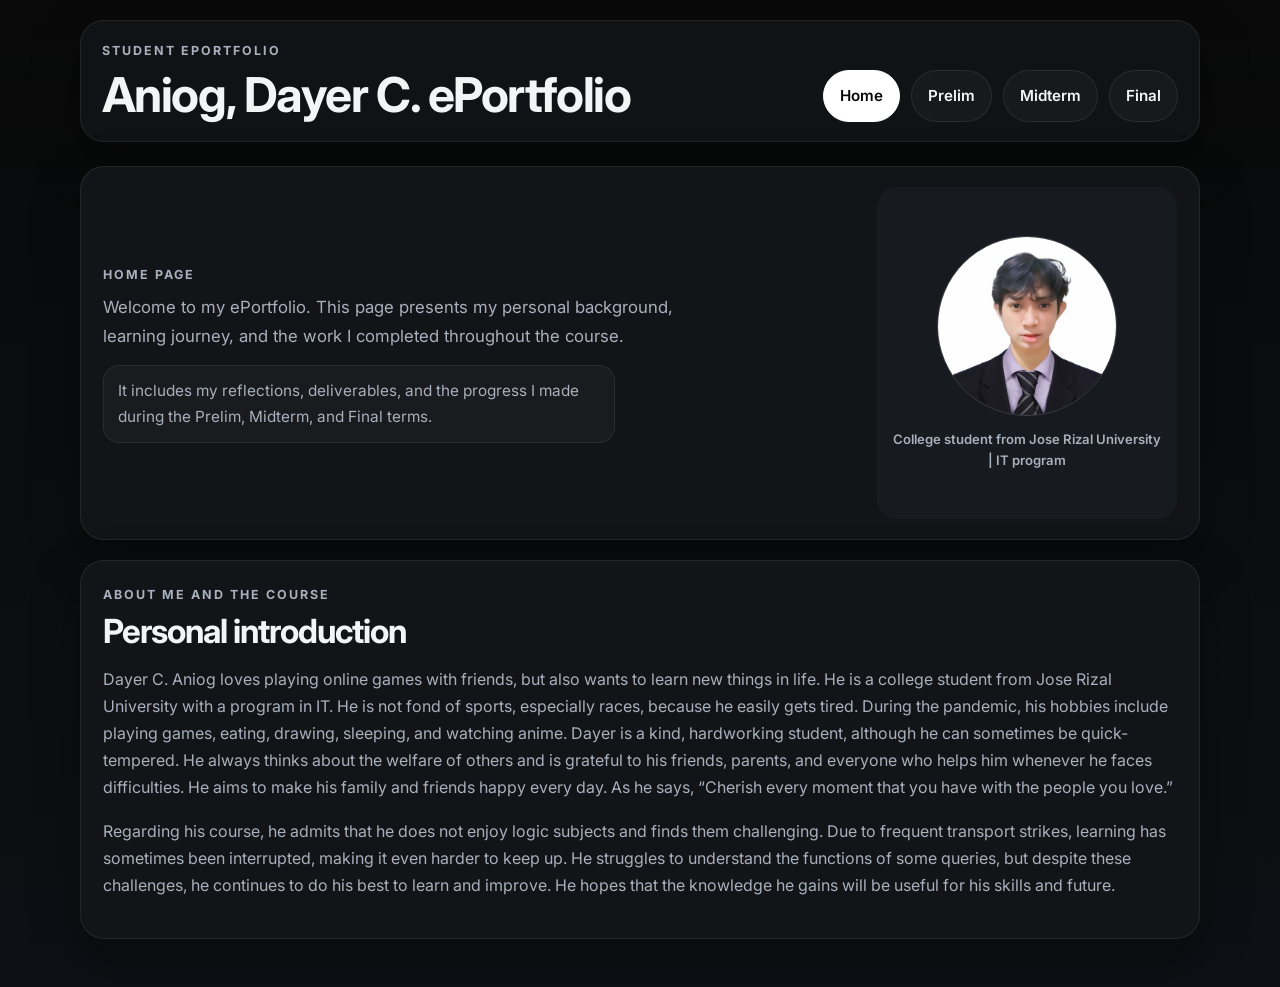
<file: index.html>
<!DOCTYPE html>
<html lang="en">
<head>
  <meta charset="UTF-8">
  <meta name="viewport" content="width=device-width, initial-scale=1.0">
  <title>Aniog, Dayer C. ePortfolio</title>
  <link rel="stylesheet" href="styles.css">
</head>
<body>
  <div class="page-shell">
    <header class="topbar">
      <div>
        <p class="eyebrow">Student ePortfolio</p>
        <h1>Aniog, Dayer C. ePortfolio</h1>
      </div>
      <nav class="site-nav" aria-label="Primary navigation">
        <a class="is-active" href="index.html">Home</a>
        <a href="prelim.html">Prelim</a>
        <a href="midterm.html">Midterm</a>
        <a href="final.html">Final</a>
      </nav>
    </header>

    <main>
      <section class="hero panel">
        <div class="hero-copy">
          <p class="eyebrow">Home Page</p>
          <p class="lead">
            Welcome to my ePortfolio. This page presents my personal background, learning
            journey, and the work I completed throughout the course.
          </p>
          <p class="hero-note">
            It includes my reflections, deliverables, and the progress I made during the
            Prelim, Midterm, and Final terms.
          </p>
        </div>
        <div class="portrait-card">
          <img class="portrait-photo" src="assets/profile-photo.jpg" alt="Profile photo">
          <p class="portrait-caption">College student from Jose Rizal University | IT program</p>
        </div>
      </section>

      <article class="panel about-copy">
        <p class="eyebrow">About Me and the Course</p>
        <h2>Personal introduction</h2>
        <p>
          Dayer C. Aniog loves playing online games with friends, but also wants to learn new
          things in life. He is a college student from Jose Rizal University with a program in IT.
          He is not fond of
          sports, especially races, because he easily gets tired. During the pandemic, his hobbies
          include playing games, eating, drawing, sleeping, and watching anime. Dayer is a kind,
          hardworking student, although he can sometimes be quick-tempered. He always thinks about
          the welfare of others and is grateful to his friends, parents, and everyone who helps him
          whenever he faces difficulties. He aims to make his family and friends happy every day. As
          he says, &ldquo;Cherish every moment that you have with the people you love.&rdquo;
        </p>
        <p>
          Regarding his course, he admits that he does not enjoy logic subjects and finds them
          challenging. Due to frequent transport strikes, learning has sometimes been interrupted,
          making it even harder to keep up. He struggles to understand the functions of some
          queries, but despite these challenges, he continues to do his best to learn and improve.
          He hopes that the knowledge he gains will be useful for his skills and future.
        </p>
      </article>
    </main>
  </div>
</body>
</html>
</file>
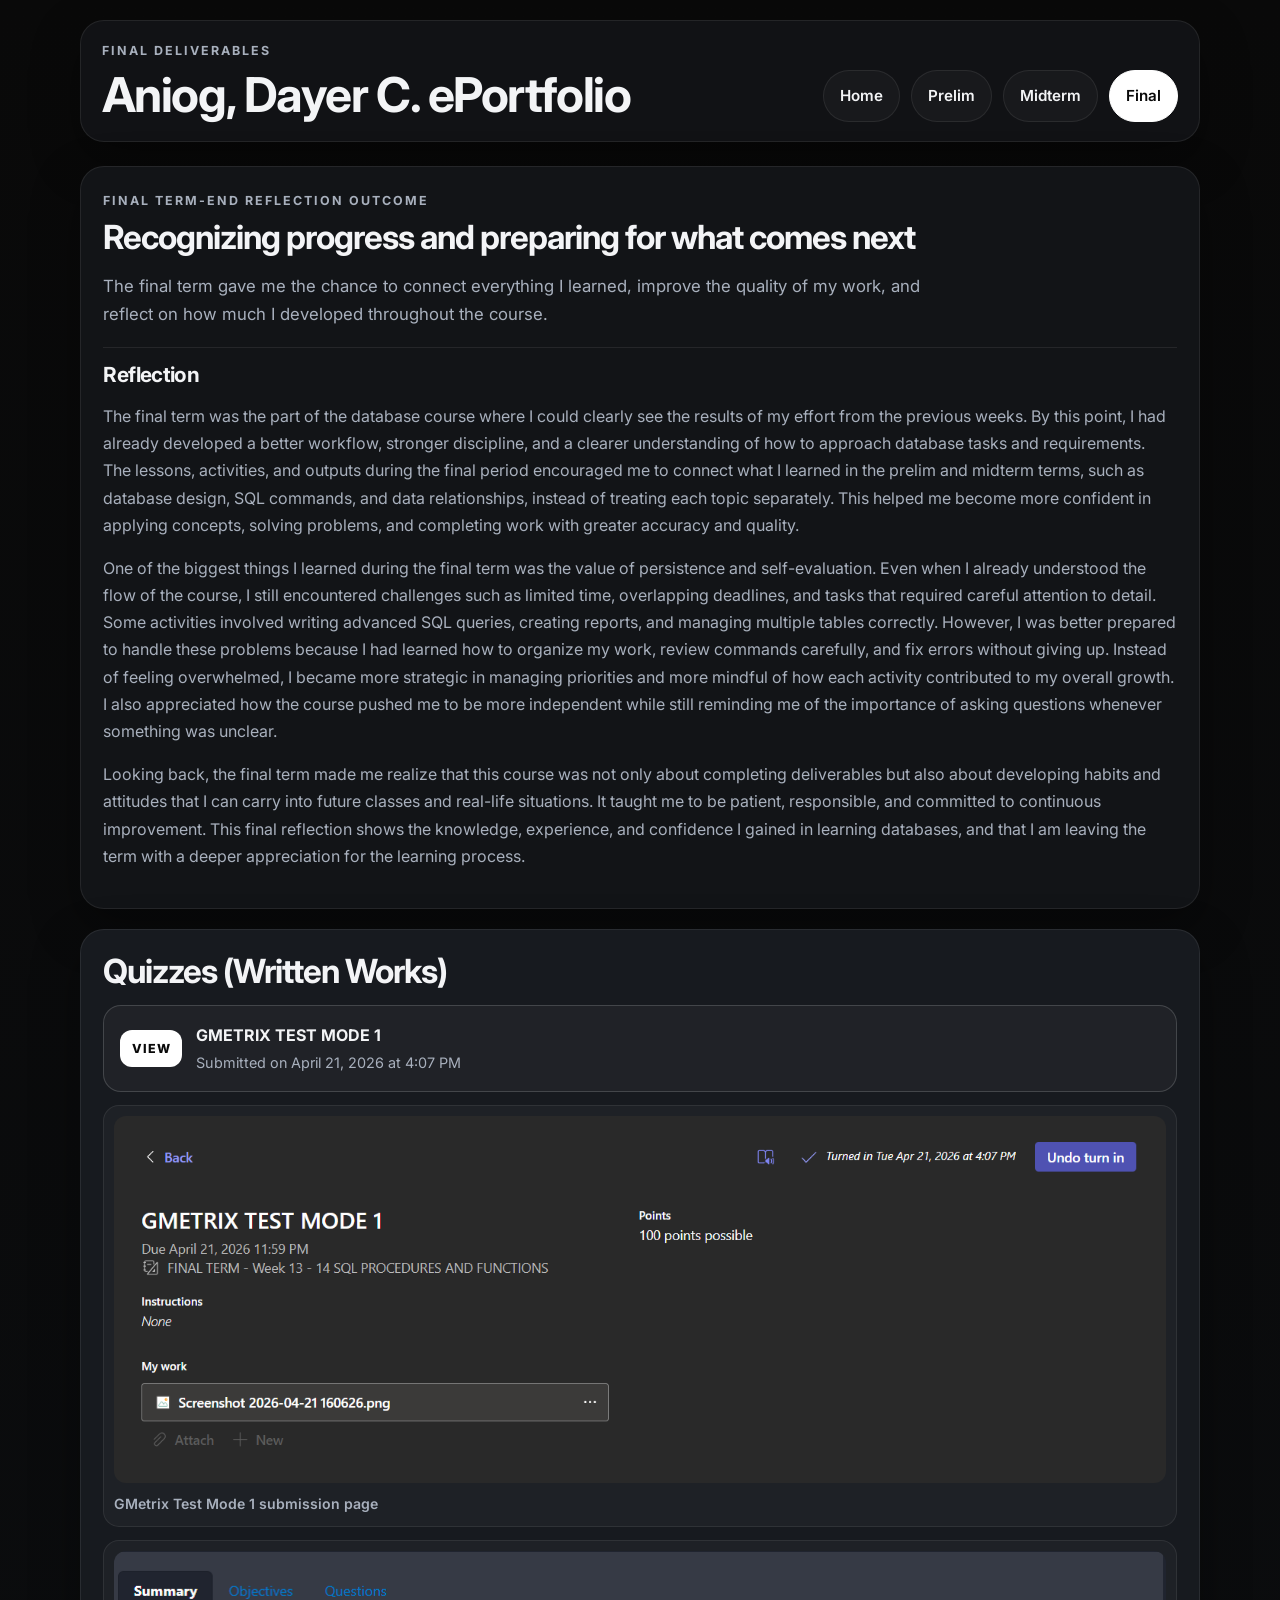
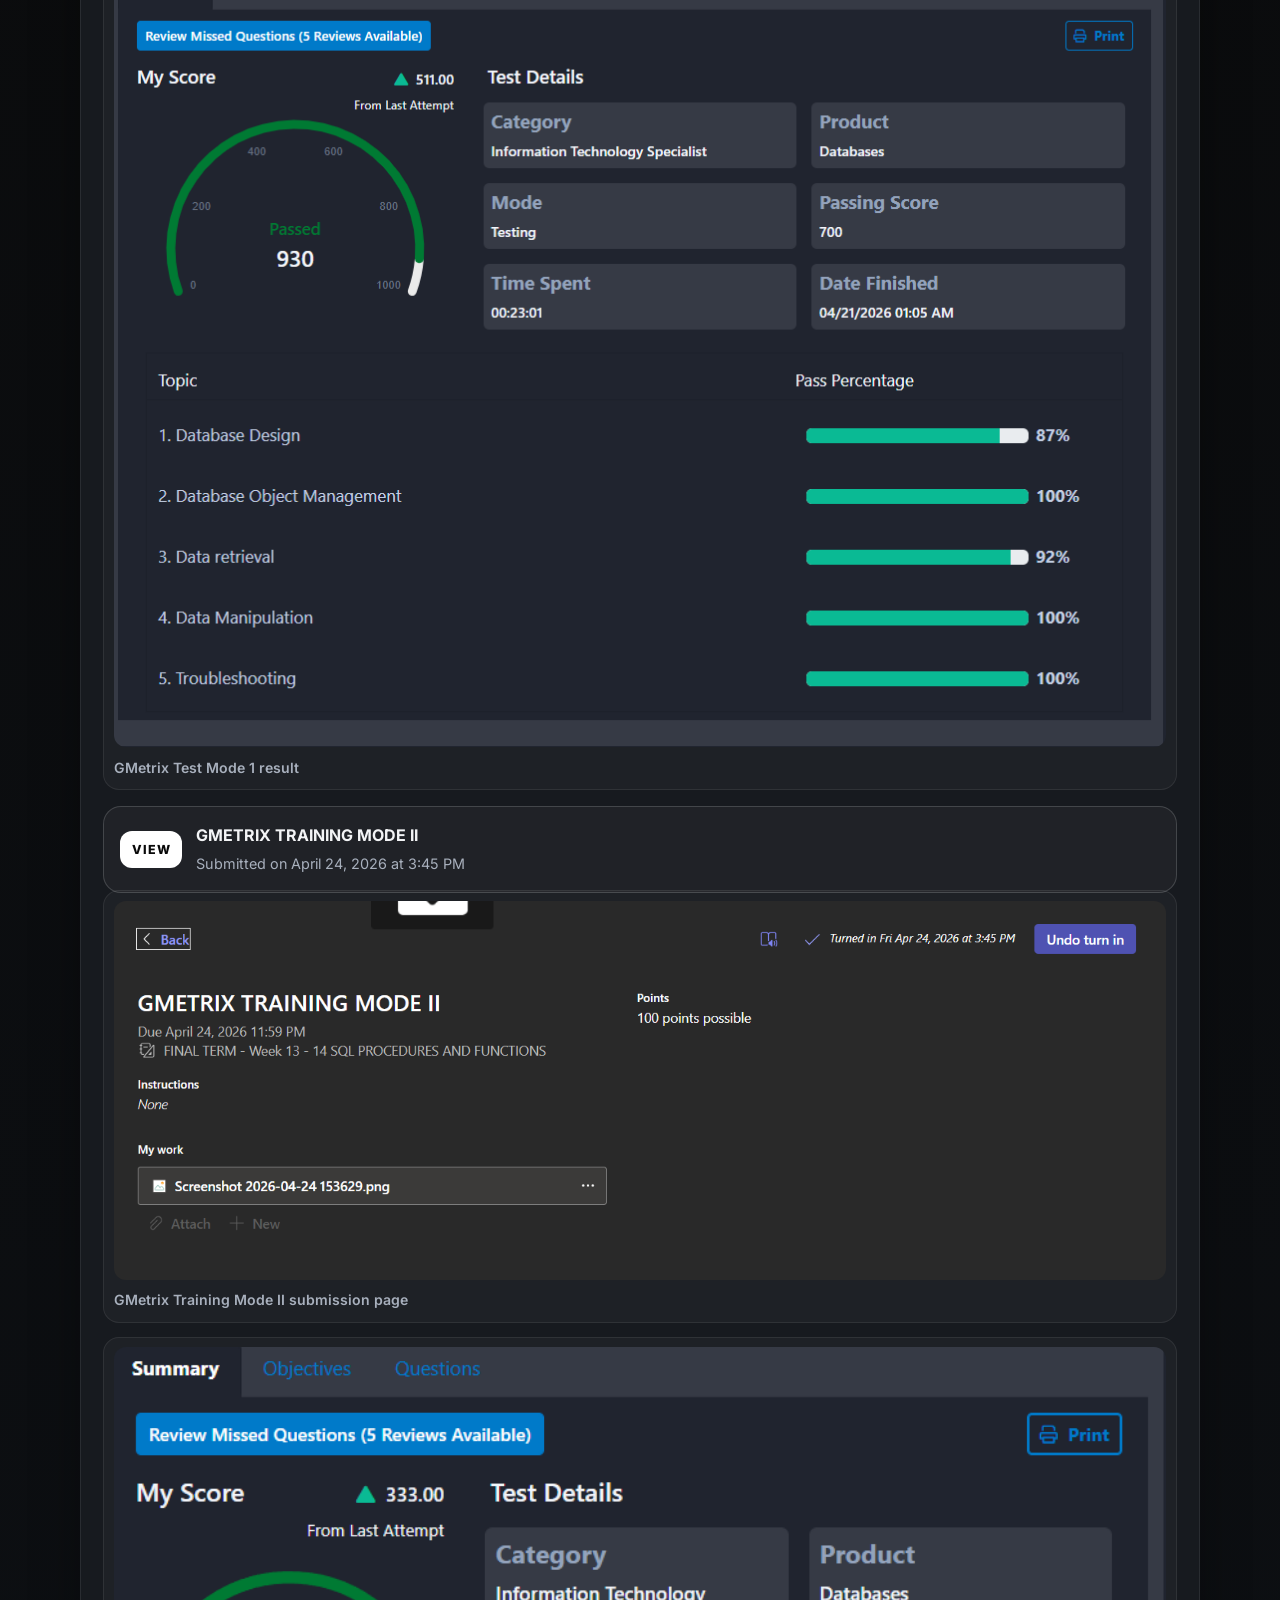
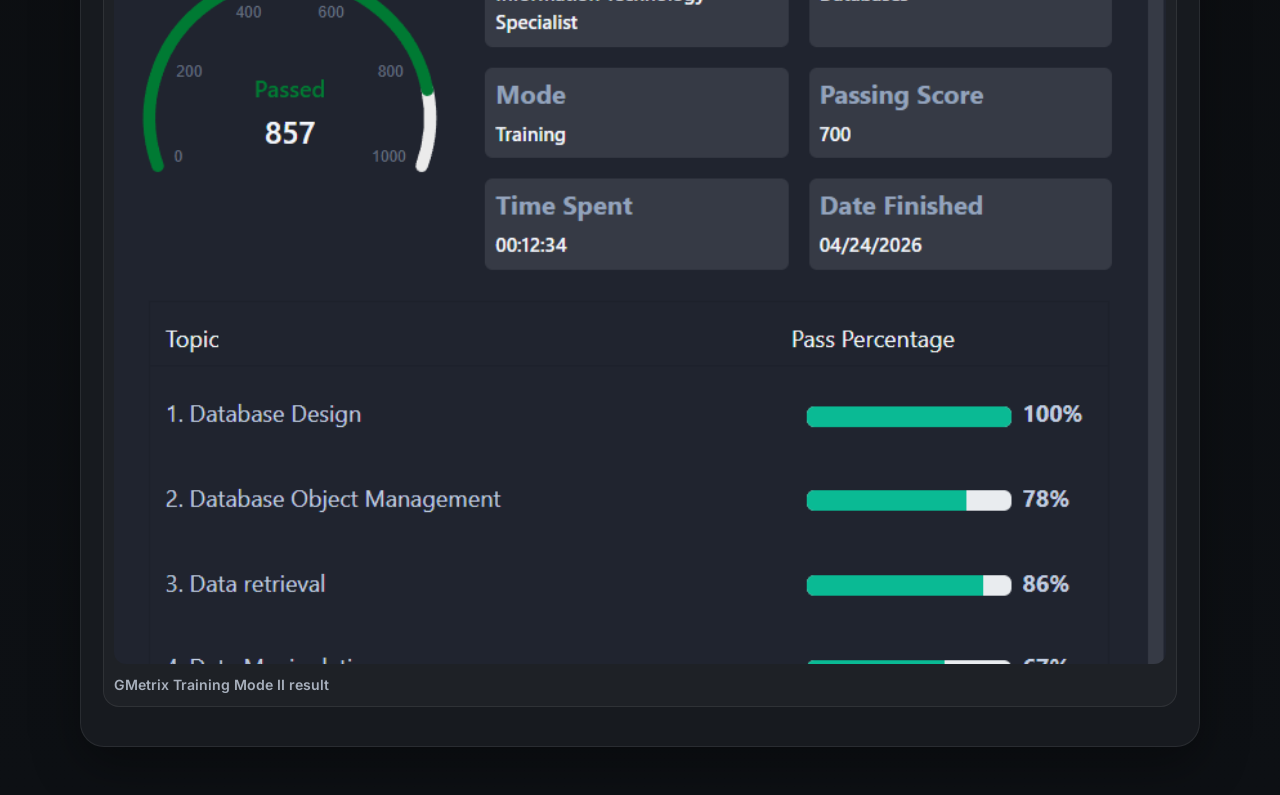
<file: final.html>
<!DOCTYPE html>
<html lang="en">
<head>
  <meta charset="UTF-8">
  <meta name="viewport" content="width=device-width, initial-scale=1.0">
  <title>Final Deliverables | Aniog, Dayer C. ePortfolio</title>
  <link rel="stylesheet" href="styles.css">
</head>
<body>
  <div class="page-shell">
    <header class="topbar">
      <div>
        <p class="eyebrow">Final Deliverables</p>
        <h1>Aniog, Dayer C. ePortfolio</h1>
      </div>
      <nav class="site-nav" aria-label="Primary navigation">
        <a href="index.html">Home</a>
        <a href="prelim.html">Prelim</a>
        <a href="midterm.html">Midterm</a>
        <a class="is-active" href="final.html">Final</a>
      </nav>
    </header>

    <main class="term-layout">
      <article class="panel reflection">
        <p class="eyebrow">Final Term-End Reflection Outcome</p>
        <h2>Recognizing progress and preparing for what comes next</h2>
        <p class="lead">
          The final term gave me the chance to connect everything I learned, improve the quality
          of my work, and reflect on how much I developed throughout the course.
        </p>
        <h3 class="reflection-subtitle">Reflection</h3>
        <p>
          The final term was the part of the database course where I could clearly see the results of my effort from the previous weeks. By this point, I had already developed a better workflow, stronger discipline, and a clearer understanding of how to approach database tasks and requirements. The lessons, activities, and outputs during the final period encouraged me to connect what I learned in the prelim and midterm terms, such as database design, SQL commands, and data relationships, instead of treating each topic separately. This helped me become more confident in applying concepts, solving problems, and completing work with greater accuracy and quality.
        </p>
        <p>
          One of the biggest things I learned during the final term was the value of persistence and self-evaluation. Even when I already understood the flow of the course, I still encountered challenges such as limited time, overlapping deadlines, and tasks that required careful attention to detail. Some activities involved writing advanced SQL queries, creating reports, and managing multiple tables correctly. However, I was better prepared to handle these problems because I had learned how to organize my work, review commands carefully, and fix errors without giving up. Instead of feeling overwhelmed, I became more strategic in managing priorities and more mindful of how each activity contributed to my overall growth. I also appreciated how the course pushed me to be more independent while still reminding me of the importance of asking questions whenever something was unclear.
        </p>
        <p>
          Looking back, the final term made me realize that this course was not only about completing deliverables but also about developing habits and attitudes that I can carry into future classes and real-life situations. It taught me to be patient, responsible, and committed to continuous improvement. This final reflection shows the knowledge, experience, and confidence I gained in learning databases, and that I am leaving the term with a deeper appreciation for the learning process.
        </p>
      </article>

      <section class="deliverables-grid deliverables-grid--single">
        <article class="panel deliverable-card">
          <h2>Quizzes (Written Works)</h2>
          <a class="file-card" href="assets/final-proof/gmetrix-test-mode-1-score.png" target="_blank">
            <span class="file-card-type">VIEW</span>
            <span class="file-card-body">
              <span class="file-card-title">GMETRIX TEST MODE 1</span>
              <span class="file-card-meta">Submitted on April 21, 2026 at 4:07 PM</span>
            </span>
          </a>
          <div class="proof-gallery file-proof-gallery">
            <a class="proof-shot" href="assets/final-proof/gmetrix-test-mode-1-page.png" target="_blank">
              <img
                class="proof-image"
                src="assets/final-proof/gmetrix-test-mode-1-page.png"
                alt="GMetrix Test Mode 1 submission page screenshot"
              >
              <span class="proof-caption">GMetrix Test Mode 1 submission page</span>
            </a>
            <a class="proof-shot" href="assets/final-proof/gmetrix-test-mode-1-score.png" target="_blank">
              <img
                class="proof-image"
                src="assets/final-proof/gmetrix-test-mode-1-score.png"
                alt="GMetrix Test Mode 1 score screenshot"
              >
              <span class="proof-caption">GMetrix Test Mode 1 result</span>
            </a>
          </div>
          <a class="file-card" href="assets/final-proof/gmetrix-training-mode-ii-score.png" target="_blank">
            <span class="file-card-type">VIEW</span>
            <span class="file-card-body">
              <span class="file-card-title">GMETRIX TRAINING MODE II</span>
              <span class="file-card-meta">Submitted on April 24, 2026 at 3:45 PM</span>
            </span>
          </a>
          <div class="proof-gallery file-proof-gallery">
            <a class="proof-shot" href="assets/final-proof/gmetrix-training-mode-ii-page.png" target="_blank">
              <img
                class="proof-image"
                src="assets/final-proof/gmetrix-training-mode-ii-page.png"
                alt="GMetrix Training Mode II submission page screenshot"
              >
              <span class="proof-caption">GMetrix Training Mode II submission page</span>
            </a>
            <a class="proof-shot" href="assets/final-proof/gmetrix-training-mode-ii-score.png" target="_blank">
              <img
                class="proof-image"
                src="assets/final-proof/gmetrix-training-mode-ii-score.png"
                alt="GMetrix Training Mode II score screenshot"
              >
              <span class="proof-caption">GMetrix Training Mode II result</span>
            </a>
          </div>
        </article>
      </section>
    </main>
  </div>
</body>
</html>
</file>
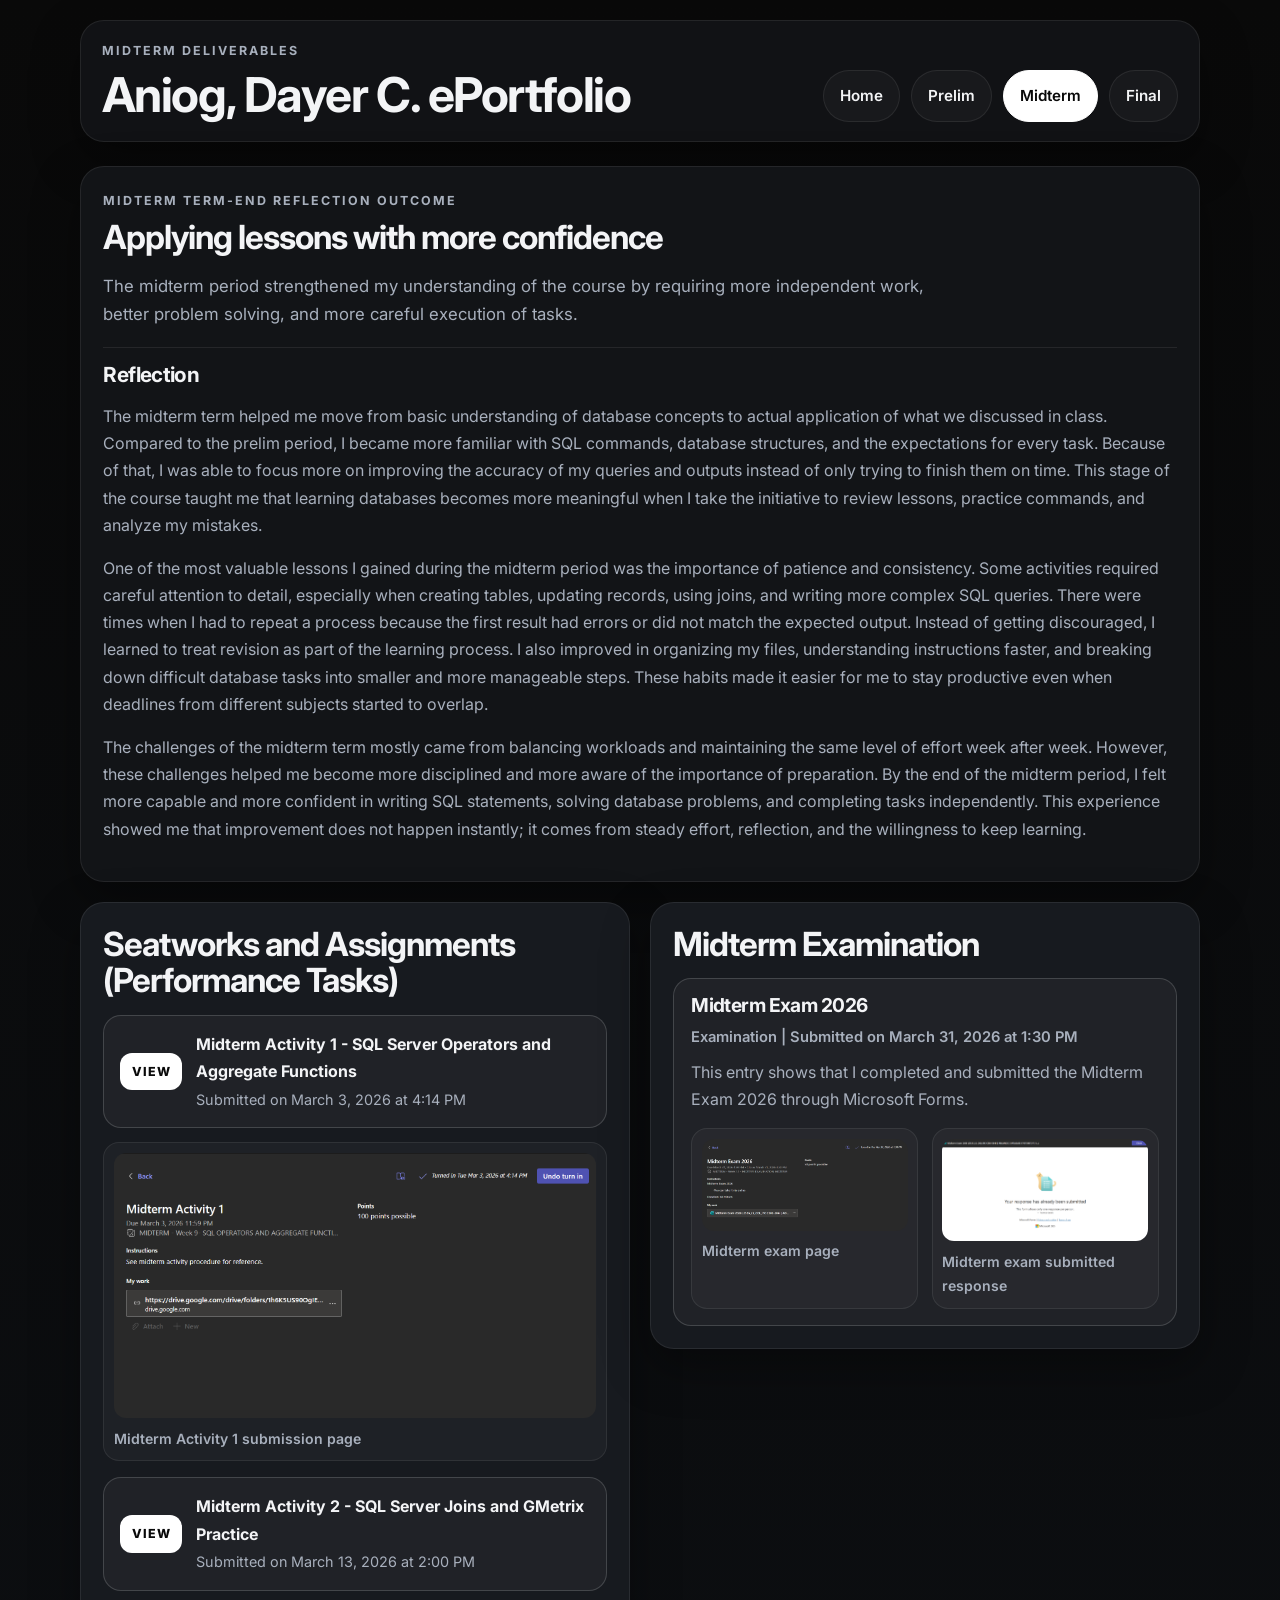
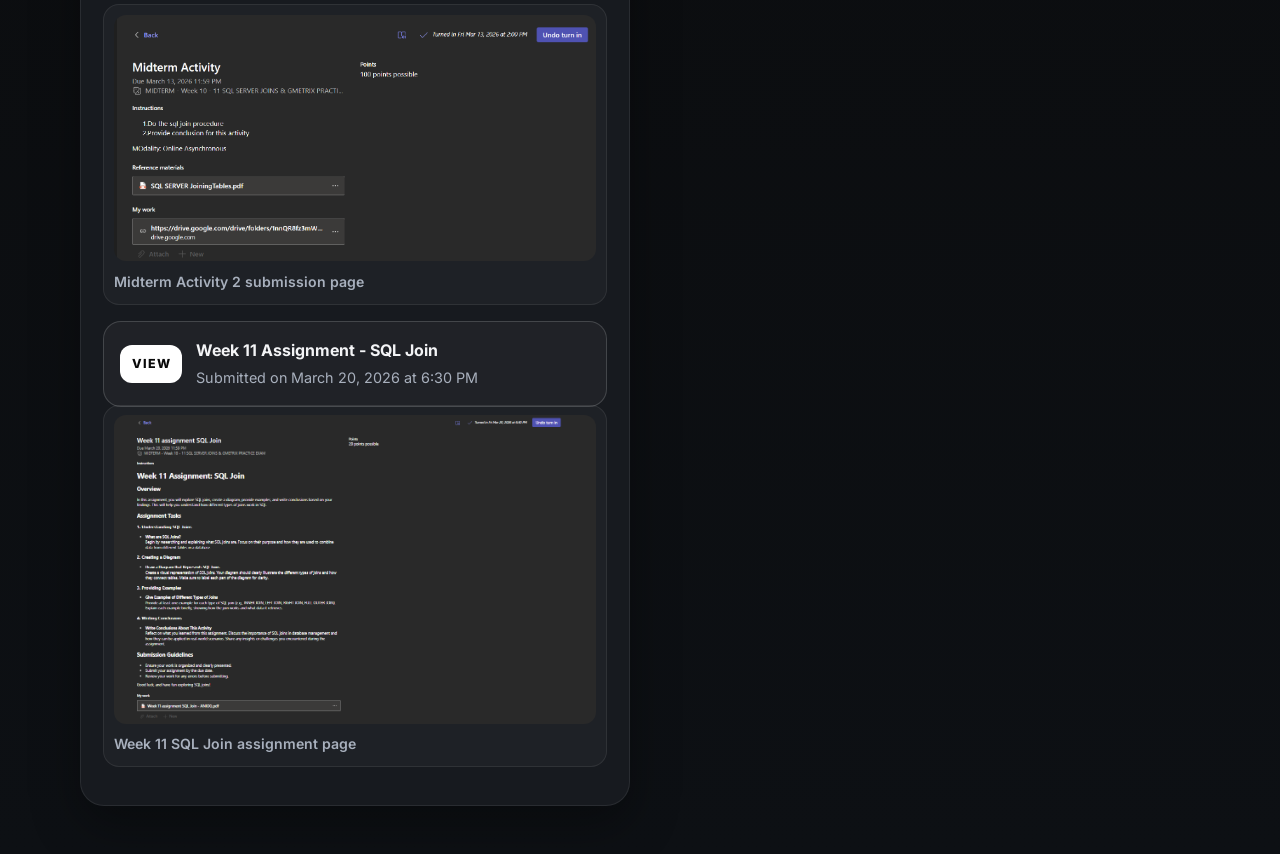
<file: midterm.html>
<!DOCTYPE html>
<html lang="en">
<head>
  <meta charset="UTF-8">
  <meta name="viewport" content="width=device-width, initial-scale=1.0">
  <title>Midterm Deliverables | Aniog, Dayer C. ePortfolio</title>
  <link rel="stylesheet" href="styles.css">
</head>
<body>
  <div class="page-shell">
    <header class="topbar">
      <div>
        <p class="eyebrow">Midterm Deliverables</p>
        <h1>Aniog, Dayer C. ePortfolio</h1>
      </div>
      <nav class="site-nav" aria-label="Primary navigation">
        <a href="index.html">Home</a>
        <a href="prelim.html">Prelim</a>
        <a class="is-active" href="midterm.html">Midterm</a>
        <a href="final.html">Final</a>
      </nav>
    </header>

    <main class="term-layout">
      <article class="panel reflection">
        <p class="eyebrow">Midterm Term-End Reflection Outcome</p>
        <h2>Applying lessons with more confidence</h2>
        <p class="lead">
          The midterm period strengthened my understanding of the course by requiring more
          independent work, better problem solving, and more careful execution of tasks.
        </p>
        <h3 class="reflection-subtitle">Reflection</h3>
        <p>
          The midterm term helped me move from basic understanding of database concepts to actual application of what we discussed in class. Compared to the prelim period, I became more familiar with SQL commands, database structures, and the expectations for every task. Because of that, I was able to focus more on improving the accuracy of my queries and outputs instead of only trying to finish them on time. This stage of the course taught me that learning databases becomes more meaningful when I take the initiative to review lessons, practice commands, and analyze my mistakes.
        </p>
        <p>
          One of the most valuable lessons I gained during the midterm period was the importance of patience and consistency. Some activities required careful attention to detail, especially when creating tables, updating records, using joins, and writing more complex SQL queries. There were times when I had to repeat a process because the first result had errors or did not match the expected output. Instead of getting discouraged, I learned to treat revision as part of the learning process. I also improved in organizing my files, understanding instructions faster, and breaking down difficult database tasks into smaller and more manageable steps. These habits made it easier for me to stay productive even when deadlines from different subjects started to overlap.
        </p>
        <p>
          The challenges of the midterm term mostly came from balancing workloads and maintaining the same level of effort week after week. However, these challenges helped me become more disciplined and more aware of the importance of preparation. By the end of the midterm period, I felt more capable and more confident in writing SQL statements, solving database problems, and completing tasks independently. This experience showed me that improvement does not happen instantly; it comes from steady effort, reflection, and the willingness to keep learning.
        </p>
      </article>

      <section class="deliverables-grid">
        <article class="panel deliverable-card">
          <h2>Seatworks and Assignments (Performance Tasks)</h2>
          <a class="file-card" href="assets/midterm-proof/midterm-activity-1-page.png" target="_blank">
            <span class="file-card-type">VIEW</span>
            <span class="file-card-body">
              <span class="file-card-title">Midterm Activity 1 - SQL Server Operators and Aggregate Functions</span>
              <span class="file-card-meta">Submitted on March 3, 2026 at 4:14 PM</span>
            </span>
          </a>
          <div class="proof-gallery file-proof-gallery">
            <a class="proof-shot" href="assets/midterm-proof/midterm-activity-1-page.png" target="_blank">
              <img
                class="proof-image"
                src="assets/midterm-proof/midterm-activity-1-page.png"
                alt="Midterm Activity 1 submission page screenshot"
              >
              <span class="proof-caption">Midterm Activity 1 submission page</span>
            </a>
          </div>
          <a class="file-card" href="assets/midterm-proof/midterm-activity-2-page.png" target="_blank">
            <span class="file-card-type">VIEW</span>
            <span class="file-card-body">
              <span class="file-card-title">Midterm Activity 2 - SQL Server Joins and GMetrix Practice</span>
              <span class="file-card-meta">Submitted on March 13, 2026 at 2:00 PM</span>
            </span>
          </a>
          <div class="proof-gallery file-proof-gallery">
            <a class="proof-shot" href="assets/midterm-proof/midterm-activity-2-page.png" target="_blank">
              <img
                class="proof-image"
                src="assets/midterm-proof/midterm-activity-2-page.png"
                alt="Midterm Activity 2 submission page screenshot"
              >
              <span class="proof-caption">Midterm Activity 2 submission page</span>
            </a>
          </div>
          <a class="file-card" href="assets/midterm-proof/week-11-assignment-sql-join-page.png" target="_blank">
            <span class="file-card-type">VIEW</span>
            <span class="file-card-body">
              <span class="file-card-title">Week 11 Assignment - SQL Join</span>
              <span class="file-card-meta">Submitted on March 20, 2026 at 6:30 PM</span>
            </span>
          </a>
          <div class="proof-gallery file-proof-gallery">
            <a class="proof-shot" href="assets/midterm-proof/week-11-assignment-sql-join-page.png" target="_blank">
              <img
                class="proof-image"
                src="assets/midterm-proof/week-11-assignment-sql-join-page.png"
                alt="Week 11 SQL Join assignment submission page screenshot"
              >
              <span class="proof-caption">Week 11 SQL Join assignment page</span>
            </a>
          </div>
        </article>

        <article class="panel deliverable-card">
          <h2>Midterm Examination</h2>
          <div class="proof-card">
            <h3 class="proof-title">Midterm Exam 2026</h3>
            <p class="proof-meta">Examination | Submitted on March 31, 2026 at 1:30 PM</p>
            <p class="proof-description">
              This entry shows that I completed and submitted the Midterm Exam 2026 through
              Microsoft Forms.
            </p>
            <div class="proof-gallery">
              <a class="proof-shot" href="assets/midterm-proof/midterm-exam-page.png" target="_blank">
                <img
                  class="proof-image"
                  src="assets/midterm-proof/midterm-exam-page.png"
                  alt="Midterm exam page screenshot"
                >
                <span class="proof-caption">Midterm exam page</span>
              </a>
              <a class="proof-shot" href="assets/midterm-proof/midterm-exam-submitted.png" target="_blank">
                <img
                  class="proof-image"
                  src="assets/midterm-proof/midterm-exam-submitted.png"
                  alt="Midterm exam submitted response screenshot"
                >
                <span class="proof-caption">Midterm exam submitted response</span>
              </a>
            </div>
          </div>
        </article>
      </section>
    </main>
  </div>
</body>
</html>
</file>
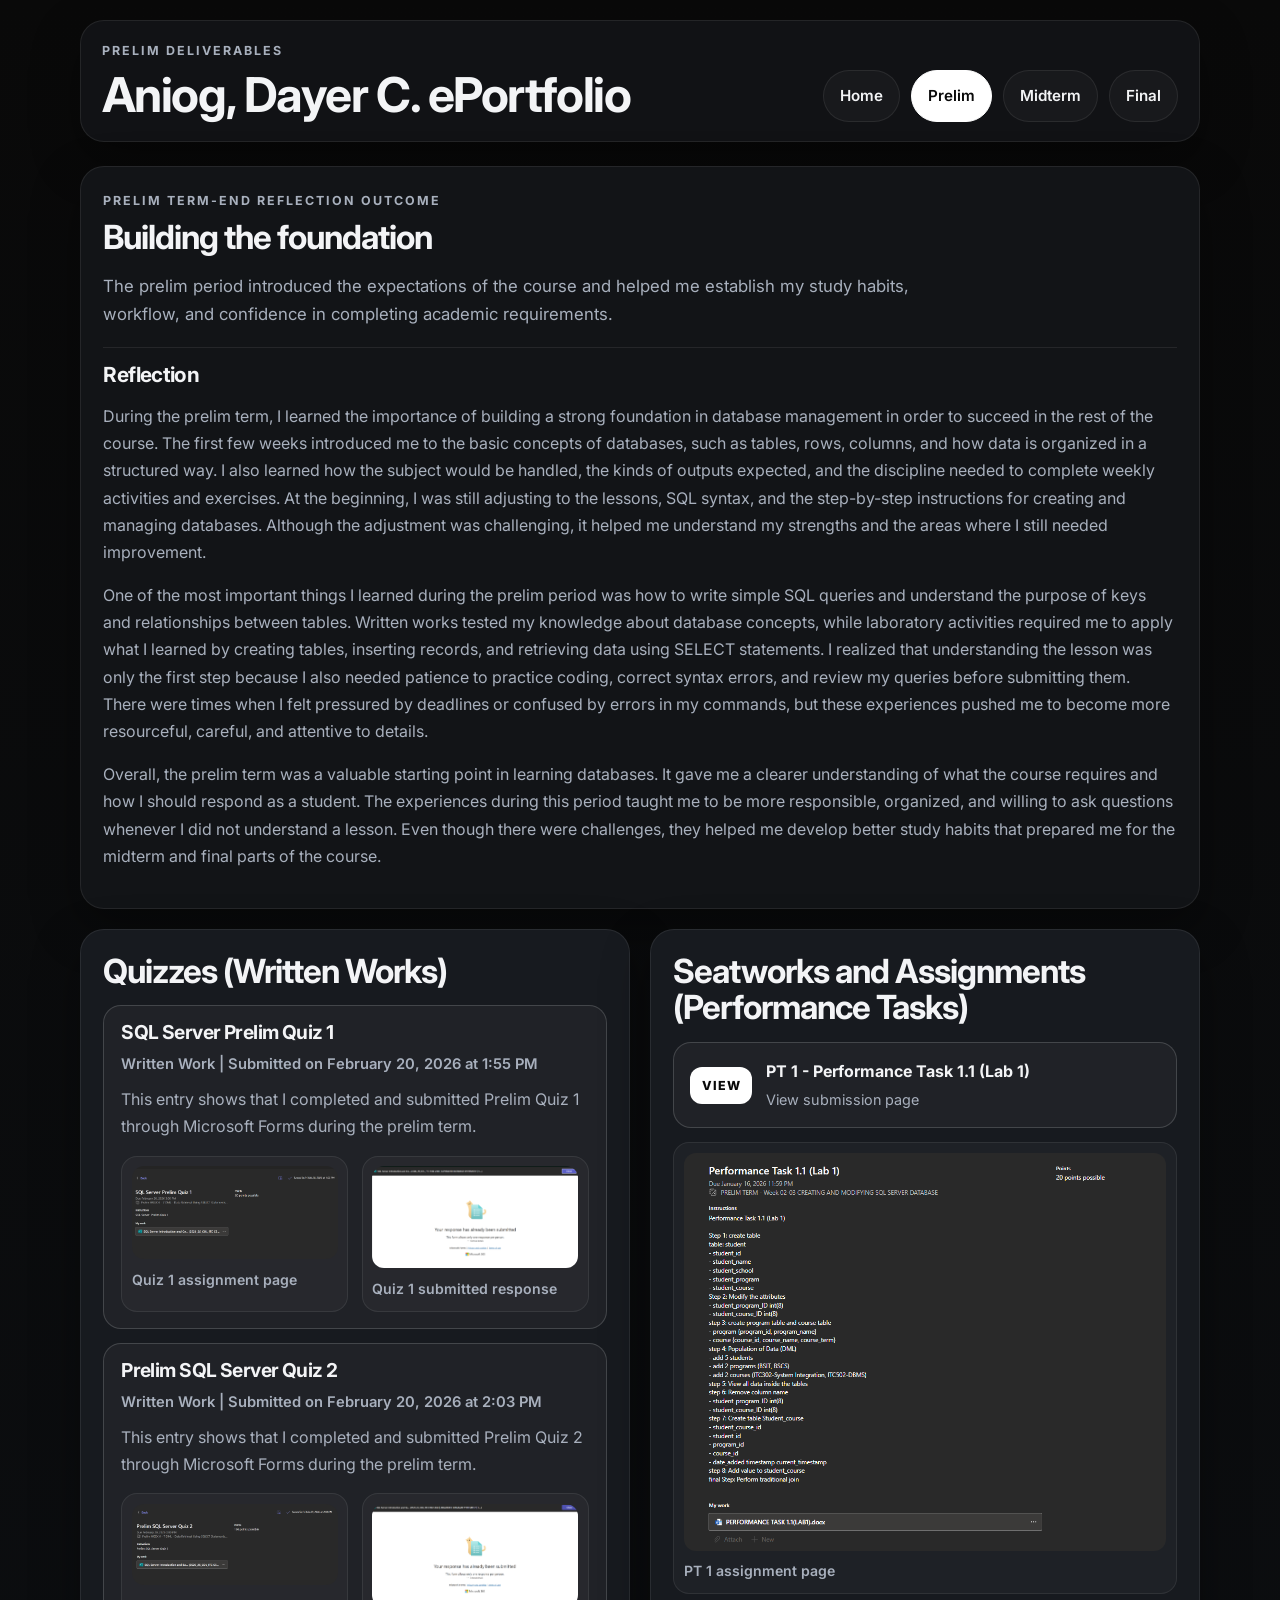
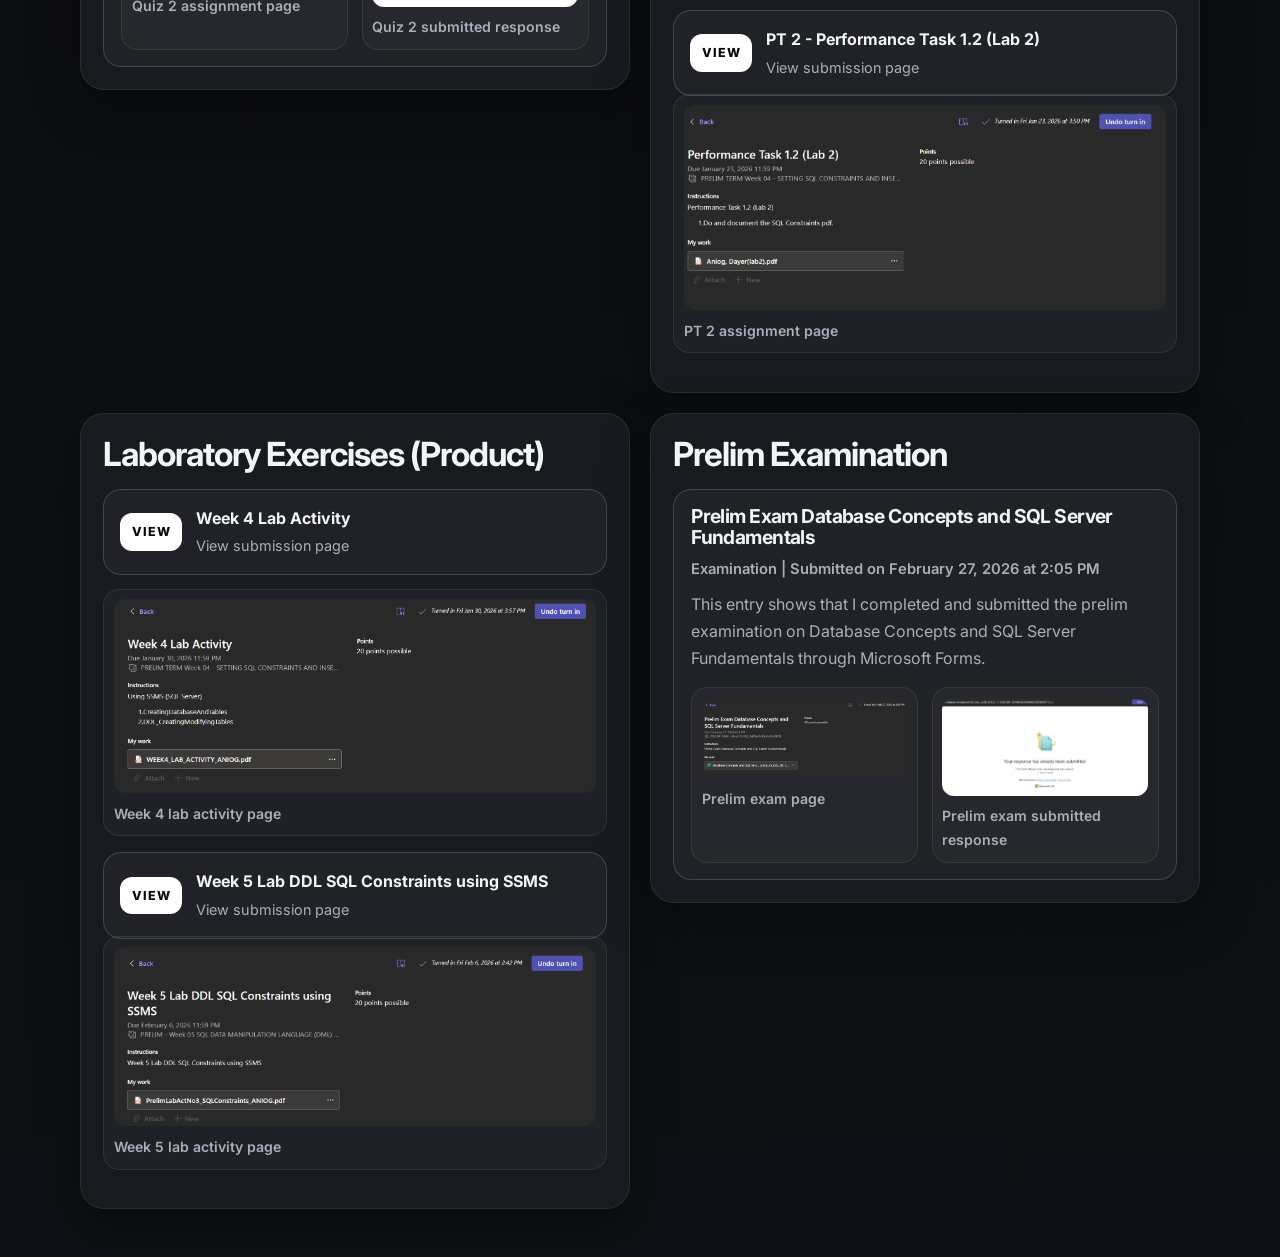
<file: prelim.html>
<!DOCTYPE html>
<html lang="en">
<head>
  <meta charset="UTF-8">
  <meta name="viewport" content="width=device-width, initial-scale=1.0">
  <title>Prelim Deliverables | Aniog, Dayer C. ePortfolio</title>
  <link rel="stylesheet" href="styles.css">
</head>
<body>
  <div class="page-shell">
    <header class="topbar">
      <div>
        <p class="eyebrow">Prelim Deliverables</p>
        <h1>Aniog, Dayer C. ePortfolio</h1>
      </div>
      <nav class="site-nav" aria-label="Primary navigation">
        <a href="index.html">Home</a>
        <a class="is-active" href="prelim.html">Prelim</a>
        <a href="midterm.html">Midterm</a>
        <a href="final.html">Final</a>
      </nav>
    </header>

    <main class="term-layout">
      <article class="panel reflection">
        <p class="eyebrow">Prelim Term-End Reflection Outcome</p>
        <h2>Building the foundation</h2>
        <p class="lead">
          The prelim period introduced the expectations of the course and helped me establish my
          study habits, workflow, and confidence in completing academic requirements.
        </p>
        <h3 class="reflection-subtitle">Reflection</h3>
        <p>
          During the prelim term, I learned the importance of building a strong foundation in database management in order to succeed in the rest of the course. The first few weeks introduced me to the basic concepts of databases, such as tables, rows, columns, and how data is organized in a structured way. I also learned how the subject would be handled, the kinds of outputs expected, and the discipline needed to complete weekly activities and exercises. At the beginning, I was still adjusting to the lessons, SQL syntax, and the step-by-step instructions for creating and managing databases. Although the adjustment was challenging, it helped me understand my strengths and the areas where I still needed improvement.
        </p>
        <p>
          One of the most important things I learned during the prelim period was how to write simple SQL queries and understand the purpose of keys and relationships between tables. Written works tested my knowledge about database concepts, while laboratory activities required me to apply what I learned by creating tables, inserting records, and retrieving data using SELECT statements. I realized that understanding the lesson was only the first step because I also needed patience to practice coding, correct syntax errors, and review my queries before submitting them. There were times when I felt pressured by deadlines or confused by errors in my commands, but these experiences pushed me to become more resourceful, careful, and attentive to details.
        </p>
        <p>
          Overall, the prelim term was a valuable starting point in learning databases. It gave me a clearer understanding of what the course requires and how I should respond as a student. The experiences during this period taught me to be more responsible, organized, and willing to ask questions whenever I did not understand a lesson. Even though there were challenges, they helped me develop better study habits that prepared me for the midterm and final parts of the course.
        </p>
      </article>

      <section class="deliverables-grid">
        <article class="panel deliverable-card">
          <h2>Quizzes (Written Works)</h2>
          <div class="proof-list">
            <div class="proof-card">
              <h3 class="proof-title">SQL Server Prelim Quiz 1</h3>
              <p class="proof-meta">Written Work | Submitted on February 20, 2026 at 1:55 PM</p>
              <p class="proof-description">
                This entry shows that I completed and submitted Prelim Quiz 1 through Microsoft
                Forms during the prelim term.
              </p>
              <div class="proof-gallery">
                <a class="proof-shot" href="assets/prelim-proof/quiz-1-page.png" target="_blank">
                  <img
                    class="proof-image"
                    src="assets/prelim-proof/quiz-1-page.png"
                    alt="Quiz 1 assignment page screenshot"
                  >
                  <span class="proof-caption">Quiz 1 assignment page</span>
                </a>
                <a class="proof-shot" href="assets/prelim-proof/quiz-1-submitted.png" target="_blank">
                  <img
                    class="proof-image"
                    src="assets/prelim-proof/quiz-1-submitted.png"
                    alt="Quiz 1 submitted response screenshot"
                  >
                  <span class="proof-caption">Quiz 1 submitted response</span>
                </a>
              </div>
            </div>
            <div class="proof-card">
              <h3 class="proof-title">Prelim SQL Server Quiz 2</h3>
              <p class="proof-meta">Written Work | Submitted on February 20, 2026 at 2:03 PM</p>
              <p class="proof-description">
                This entry shows that I completed and submitted Prelim Quiz 2 through Microsoft
                Forms during the prelim term.
              </p>
              <div class="proof-gallery">
                <a class="proof-shot" href="assets/prelim-proof/quiz-2-page.png" target="_blank">
                  <img
                    class="proof-image"
                    src="assets/prelim-proof/quiz-2-page.png"
                    alt="Quiz 2 assignment page screenshot"
                  >
                  <span class="proof-caption">Quiz 2 assignment page</span>
                </a>
                <a class="proof-shot" href="assets/prelim-proof/quiz-2-submitted.png" target="_blank">
                  <img
                    class="proof-image"
                    src="assets/prelim-proof/quiz-2-submitted.png"
                    alt="Quiz 2 submitted response screenshot"
                  >
                  <span class="proof-caption">Quiz 2 submitted response</span>
                </a>
              </div>
            </div>
          </div>
        </article>

        <article class="panel deliverable-card">
          <h2>Seatworks and Assignments (Performance Tasks)</h2>
          <a class="file-card" href="files/prelim/PERFORMANCE TASK 1.1(LAB1).docx" target="_blank">
            <span class="file-card-type">VIEW</span>
            <span class="file-card-body">
              <span class="file-card-title">PT 1 - Performance Task 1.1 (Lab 1)</span>
              <span class="file-card-meta">View submission page</span>
            </span>
          </a>
          <div class="proof-gallery file-proof-gallery">
            <a class="proof-shot" href="assets/prelim-proof/pt-1-page.png" target="_blank">
              <img
                class="proof-image"
                src="assets/prelim-proof/pt-1-page.png"
                alt="PT 1 assignment page screenshot"
              >
              <span class="proof-caption">PT 1 assignment page</span>
            </a>
          </div>
          <a class="file-card" href="files/prelim/Aniog, Dayer(lab2).pdf" target="_blank">
            <span class="file-card-type">VIEW</span>
            <span class="file-card-body">
              <span class="file-card-title">PT 2 - Performance Task 1.2 (Lab 2)</span>
              <span class="file-card-meta">View submission page</span>
            </span>
          </a>
          <div class="proof-gallery file-proof-gallery">
            <a class="proof-shot" href="assets/prelim-proof/pt-2-page.png" target="_blank">
              <img
                class="proof-image"
                src="assets/prelim-proof/pt-2-page.png"
                alt="PT 2 assignment page screenshot"
              >
              <span class="proof-caption">PT 2 assignment page</span>
            </a>
          </div>
        </article>

        <article class="panel deliverable-card">
          <h2>Laboratory Exercises (Product)</h2>
          <a class="file-card" href="files/prelim/WEEK4_LAB_ACTIVITY_ANIOG.pdf" target="_blank">
            <span class="file-card-type">VIEW</span>
            <span class="file-card-body">
              <span class="file-card-title">Week 4 Lab Activity</span>
              <span class="file-card-meta">View submission page</span>
            </span>
          </a>
          <div class="proof-gallery file-proof-gallery">
            <a class="proof-shot" href="assets/prelim-proof/week-4-page.png" target="_blank">
              <img
                class="proof-image"
                src="assets/prelim-proof/week-4-page.png"
                alt="Week 4 lab activity page screenshot"
              >
              <span class="proof-caption">Week 4 lab activity page</span>
            </a>
          </div>
          <a class="file-card" href="files/prelim/PrelimLabActNo3_SQLConstraints_ANIOG.pdf" target="_blank">
            <span class="file-card-type">VIEW</span>
            <span class="file-card-body">
              <span class="file-card-title">Week 5 Lab DDL SQL Constraints using SSMS</span>
              <span class="file-card-meta">View submission page</span>
            </span>
          </a>
          <div class="proof-gallery file-proof-gallery">
            <a class="proof-shot" href="assets/prelim-proof/week-5-page.png" target="_blank">
              <img
                class="proof-image"
                src="assets/prelim-proof/week-5-page.png"
                alt="Week 5 lab activity page screenshot"
              >
              <span class="proof-caption">Week 5 lab activity page</span>
            </a>
          </div>
        </article>

        <article class="panel deliverable-card">
          <h2>Prelim Examination</h2>
          <div class="proof-card">
            <h3 class="proof-title">Prelim Exam Database Concepts and SQL Server Fundamentals</h3>
            <p class="proof-meta">Examination | Submitted on February 27, 2026 at 2:05 PM</p>
            <p class="proof-description">
              This entry shows that I completed and submitted the prelim examination on Database
              Concepts and SQL Server Fundamentals through Microsoft Forms.
            </p>
            <div class="proof-gallery">
              <a class="proof-shot" href="assets/prelim-proof/exam-page.png" target="_blank">
                <img
                  class="proof-image"
                  src="assets/prelim-proof/exam-page.png"
                  alt="Prelim examination page screenshot"
                >
                <span class="proof-caption">Prelim exam page</span>
              </a>
              <a class="proof-shot" href="assets/prelim-proof/exam-submitted.png" target="_blank">
                <img
                  class="proof-image"
                  src="assets/prelim-proof/exam-submitted.png"
                  alt="Prelim examination submitted response screenshot"
                >
                <span class="proof-caption">Prelim exam submitted response</span>
              </a>
            </div>
          </div>
        </article>
      </section>
    </main>
  </div>
</body>
</html>
</file>
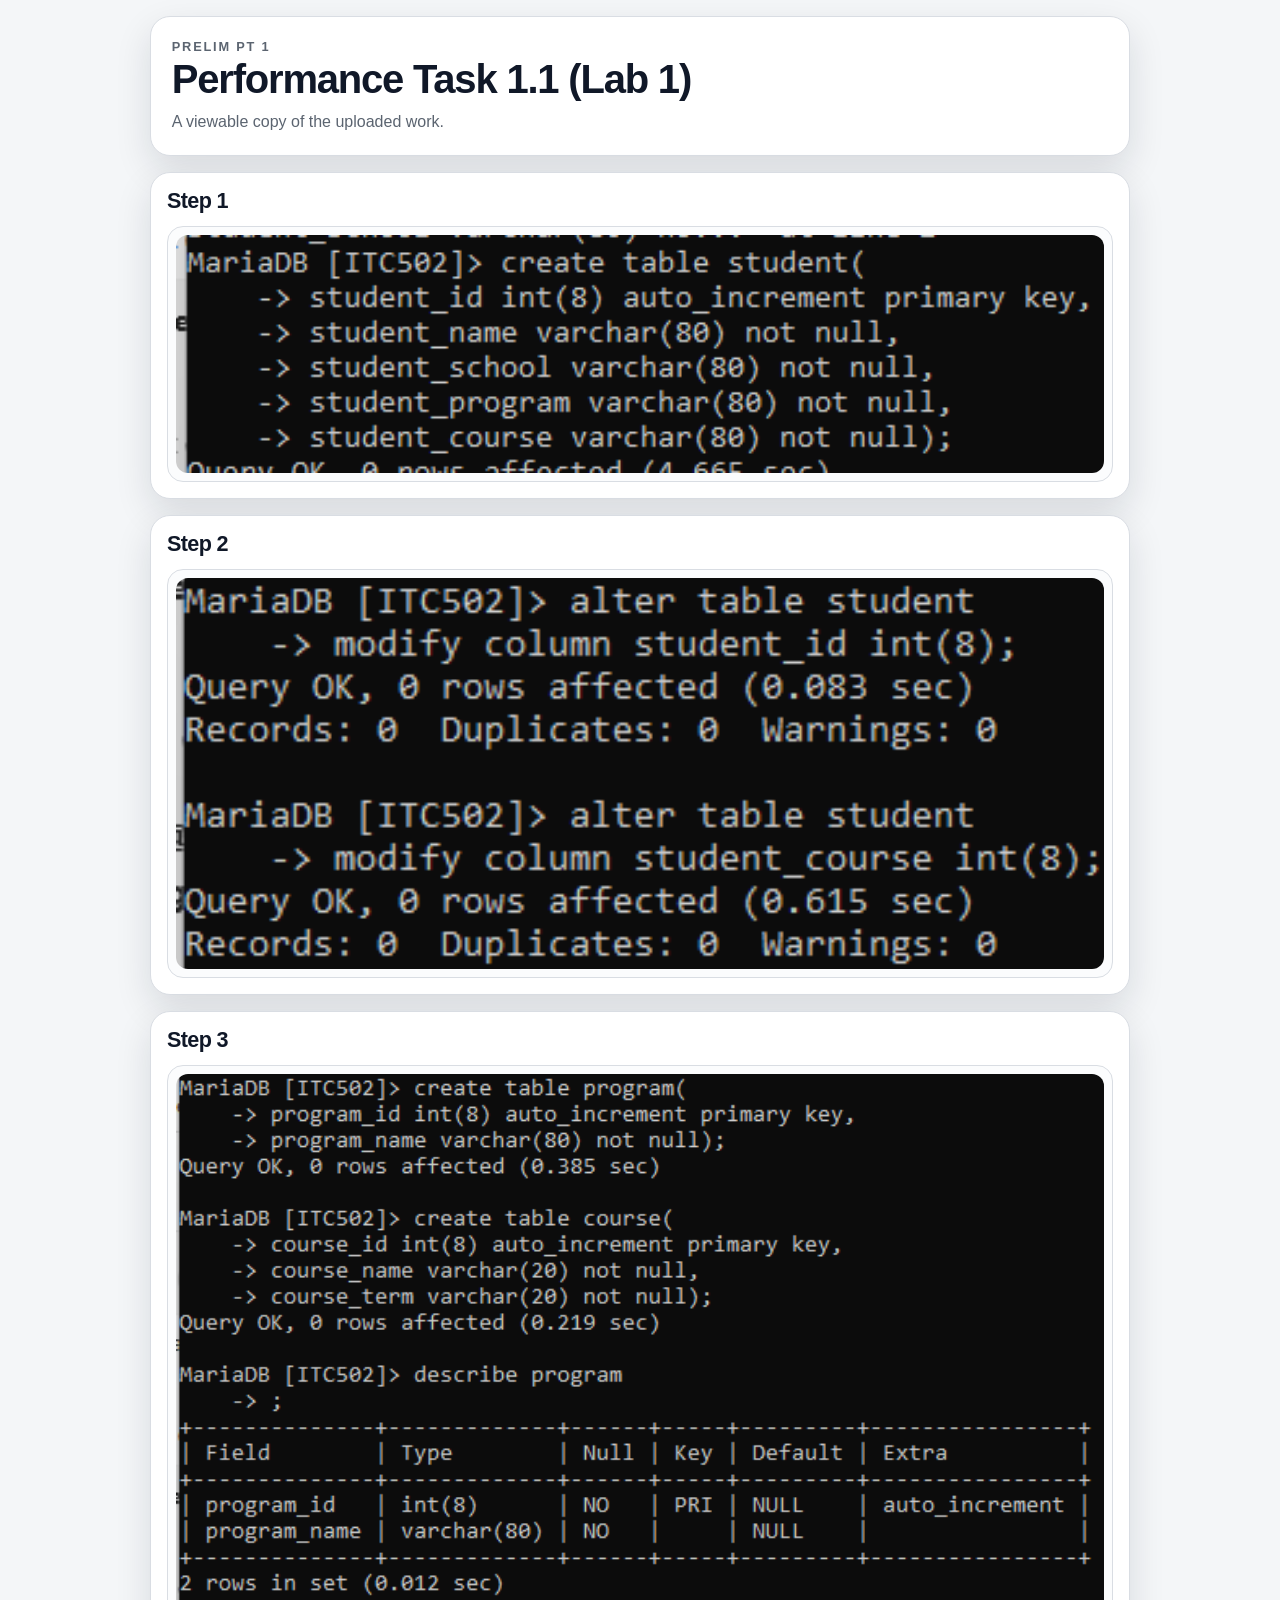
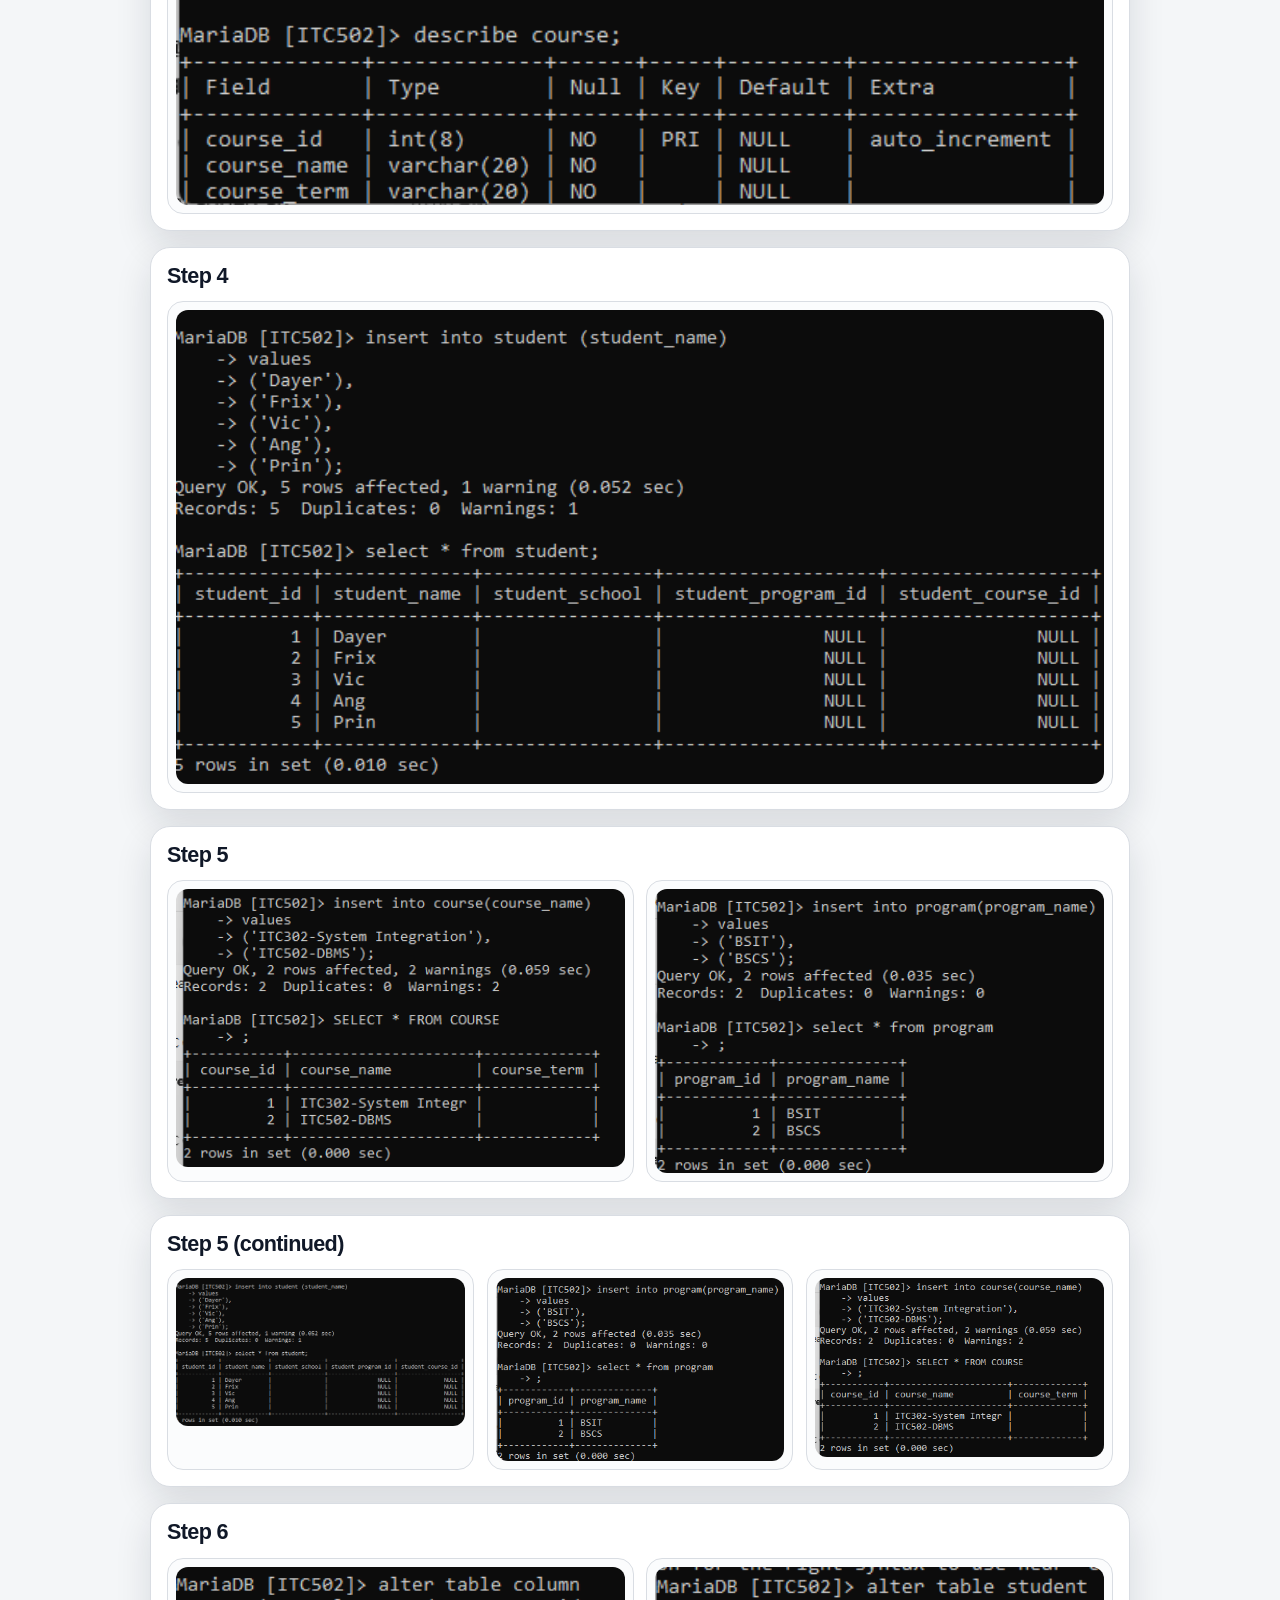
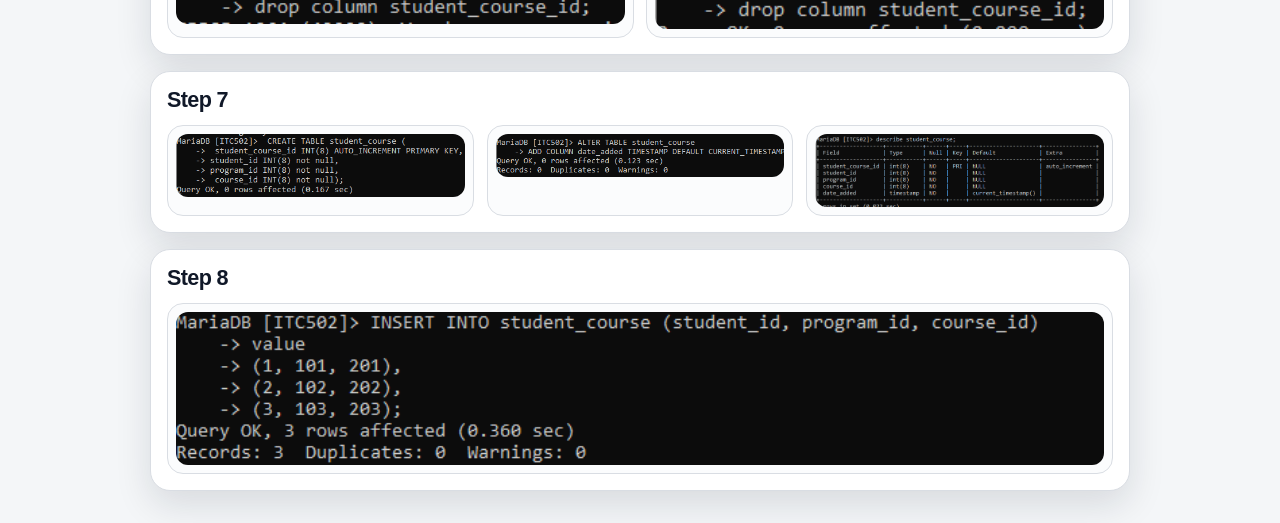
<file: files/prelim/performance-task-1-1-lab1-view.html>
<!DOCTYPE html>
<html lang="en">
<head>
  <meta charset="UTF-8">
  <meta name="viewport" content="width=device-width, initial-scale=1.0">
  <title>Performance Task 1.1 (Lab 1)</title>
  <style>
    :root {
      --bg: #f4f6f8;
      --surface: #ffffff;
      --text: #101828;
      --muted: #5b6470;
      --line: #d9dde3;
      --accent: #101828;
      --shadow: 0 14px 36px rgba(16, 24, 40, 0.12);
    }

    * {
      box-sizing: border-box;
    }

    body {
      margin: 0;
      background: var(--bg);
      color: var(--text);
      font-family: Inter, "Segoe UI", sans-serif;
      line-height: 1.6;
    }

    .page {
      width: min(980px, calc(100% - 1.5rem));
      margin: 0 auto;
      padding: 1rem 0 2rem;
    }

    .hero,
    .step-card {
      border: 1px solid var(--line);
      border-radius: 20px;
      background: var(--surface);
      box-shadow: var(--shadow);
    }

    .hero {
      padding: 1.25rem 1.3rem;
      margin-bottom: 1rem;
    }

    .eyebrow {
      margin: 0 0 0.4rem;
      color: var(--muted);
      font-size: 0.8rem;
      font-weight: 700;
      letter-spacing: 0.14em;
      text-transform: uppercase;
    }

    h1,
    h2 {
      margin: 0;
      line-height: 1.1;
      letter-spacing: -0.03em;
    }

    h1 {
      font-size: clamp(1.7rem, 4vw, 2.5rem);
      margin-bottom: 0.5rem;
    }

    .hero p {
      margin: 0;
      color: var(--muted);
    }

    .steps {
      display: grid;
      gap: 1rem;
    }

    .step-card {
      padding: 1rem;
    }

    .step-title {
      margin-bottom: 0.85rem;
      font-size: 1.35rem;
    }

    .image-grid {
      display: grid;
      gap: 0.8rem;
    }

    .image-grid.double {
      grid-template-columns: repeat(2, minmax(0, 1fr));
    }

    .image-grid.triple {
      grid-template-columns: repeat(3, minmax(0, 1fr));
    }

    .shot {
      padding: 0.5rem;
      border: 1px solid var(--line);
      border-radius: 16px;
      background: #fbfcfd;
    }

    .shot img {
      display: block;
      width: 100%;
      height: auto;
      border-radius: 12px;
    }

    @media (max-width: 760px) {
      .image-grid.double,
      .image-grid.triple {
        grid-template-columns: 1fr;
      }
    }
  </style>
</head>
<body>
  <div class="page">
    <section class="hero">
      <p class="eyebrow">Prelim PT 1</p>
      <h1>Performance Task 1.1 (Lab 1)</h1>
      <p>A viewable copy of the uploaded work.</p>
    </section>

    <section class="steps">
      <article class="step-card">
        <h2 class="step-title">Step 1</h2>
        <div class="image-grid">
          <div class="shot"><img src="performance-task-1-1-lab1-assets/image1.png" alt="Step 1 screenshot" loading="lazy"></div>
        </div>
      </article>

      <article class="step-card">
        <h2 class="step-title">Step 2</h2>
        <div class="image-grid">
          <div class="shot"><img src="performance-task-1-1-lab1-assets/image2.png" alt="Step 2 screenshot" loading="lazy"></div>
        </div>
      </article>

      <article class="step-card">
        <h2 class="step-title">Step 3</h2>
        <div class="image-grid">
          <div class="shot"><img src="performance-task-1-1-lab1-assets/image3.png" alt="Step 3 screenshot" loading="lazy"></div>
        </div>
      </article>

      <article class="step-card">
        <h2 class="step-title">Step 4</h2>
        <div class="image-grid">
          <div class="shot"><img src="performance-task-1-1-lab1-assets/image4.png" alt="Step 4 screenshot" loading="lazy"></div>
        </div>
      </article>

      <article class="step-card">
        <h2 class="step-title">Step 5</h2>
        <div class="image-grid double">
          <div class="shot"><img src="performance-task-1-1-lab1-assets/image5.png" alt="Step 5 screenshot 1" loading="lazy"></div>
          <div class="shot"><img src="performance-task-1-1-lab1-assets/image6.png" alt="Step 5 screenshot 2" loading="lazy"></div>
        </div>
      </article>

      <article class="step-card">
        <h2 class="step-title">Step 5 (continued)</h2>
        <div class="image-grid triple">
          <div class="shot"><img src="performance-task-1-1-lab1-assets/image4.png" alt="Step 5 continued screenshot 1" loading="lazy"></div>
          <div class="shot"><img src="performance-task-1-1-lab1-assets/image6.png" alt="Step 5 continued screenshot 2" loading="lazy"></div>
          <div class="shot"><img src="performance-task-1-1-lab1-assets/image5.png" alt="Step 5 continued screenshot 3" loading="lazy"></div>
        </div>
      </article>

      <article class="step-card">
        <h2 class="step-title">Step 6</h2>
        <div class="image-grid double">
          <div class="shot"><img src="performance-task-1-1-lab1-assets/image7.png" alt="Step 6 screenshot 1" loading="lazy"></div>
          <div class="shot"><img src="performance-task-1-1-lab1-assets/image8.png" alt="Step 6 screenshot 2" loading="lazy"></div>
        </div>
      </article>

      <article class="step-card">
        <h2 class="step-title">Step 7</h2>
        <div class="image-grid triple">
          <div class="shot"><img src="performance-task-1-1-lab1-assets/image9.png" alt="Step 7 screenshot 1" loading="lazy"></div>
          <div class="shot"><img src="performance-task-1-1-lab1-assets/image10.png" alt="Step 7 screenshot 2" loading="lazy"></div>
          <div class="shot"><img src="performance-task-1-1-lab1-assets/image11.png" alt="Step 7 screenshot 3" loading="lazy"></div>
        </div>
      </article>

      <article class="step-card">
        <h2 class="step-title">Step 8</h2>
        <div class="image-grid">
          <div class="shot"><img src="performance-task-1-1-lab1-assets/image12.png" alt="Step 8 screenshot" loading="lazy"></div>
        </div>
      </article>
    </section>
  </div>
</body>
</html>
</file>
<file: styles.css>
@import url("https://fonts.googleapis.com/css2?family=Inter:wght@400;500;600;700;800&display=swap");

:root {
  --bg: #090909;
  --panel: #121417;
  --panel-soft: #171a1f;
  --text: #f3f4f6;
  --muted: #a8b0bd;
  --line: rgba(255, 255, 255, 0.08);
  --line-strong: rgba(255, 255, 255, 0.16);
  --shadow: 0 18px 48px rgba(0, 0, 0, 0.34);
}

* {
  box-sizing: border-box;
}

html {
  scroll-behavior: smooth;
}

body {
  margin: 0;
  min-height: 100vh;
  background: linear-gradient(180deg, #090909 0%, #0d1014 100%);
  color: var(--text);
  font-family: "Inter", "Segoe UI", sans-serif;
  line-height: 1.7;
}

a {
  color: inherit;
  text-decoration: none;
}

h1,
h2,
h3 {
  margin: 0;
  line-height: 1.1;
  letter-spacing: -0.03em;
}

p {
  margin: 0 0 1rem;
}

.page-shell {
  width: min(1120px, calc(100% - 2rem));
  margin: 0 auto;
  padding: 1.25rem 0 3rem;
}

.topbar {
  display: flex;
  align-items: flex-end;
  justify-content: space-between;
  gap: 1.5rem;
  margin-bottom: 1.5rem;
  padding: 1.2rem 1.3rem;
  border: 1px solid var(--line);
  border-radius: 24px;
  background: rgba(18, 20, 23, 0.95);
  box-shadow: var(--shadow);
}

.topbar h1 {
  font-size: clamp(2rem, 4vw, 3rem);
}

.eyebrow {
  margin-bottom: 0.5rem;
  color: var(--muted);
  font-size: 0.78rem;
  font-weight: 700;
  letter-spacing: 0.16em;
  text-transform: uppercase;
}

.site-nav {
  display: flex;
  flex-wrap: wrap;
  gap: 0.7rem;
}

.site-nav a {
  padding: 0.75rem 1rem;
  border: 1px solid var(--line);
  border-radius: 999px;
  background: rgba(255, 255, 255, 0.03);
  font-size: 0.95rem;
  font-weight: 600;
  transition: border-color 180ms ease, background-color 180ms ease;
}

.site-nav a:hover,
.site-nav a:focus-visible {
  border-color: var(--line-strong);
  background: rgba(255, 255, 255, 0.06);
}

.site-nav .is-active {
  background: #ffffff;
  color: #090909;
  border-color: #ffffff;
}

main,
.term-layout {
  display: grid;
  gap: 1.25rem;
}

.panel {
  border: 1px solid var(--line);
  border-radius: 24px;
  background: var(--panel);
  box-shadow: var(--shadow);
}

.hero {
  display: grid;
  grid-template-columns: minmax(0, 1fr) 300px;
  gap: 1.4rem;
  align-items: center;
  padding: 1.25rem 1.35rem;
}

.hero-copy {
  display: flex;
  flex-direction: column;
  justify-content: center;
  min-height: 100%;
}

.hero-title {
  margin-bottom: 0.8rem;
  font-size: clamp(2rem, 4vw, 3.2rem);
}

.lead {
  max-width: 36rem;
  margin-bottom: 0.9rem;
  color: var(--muted);
  font-size: 1.05rem;
}

.hero-note {
  display: inline-block;
  max-width: 32rem;
  margin-bottom: 0;
  padding: 0.75rem 0.9rem;
  border: 1px solid var(--line);
  border-radius: 16px;
  background: rgba(255, 255, 255, 0.03);
  color: var(--muted);
  font-size: 0.96rem;
}

.portrait-card {
  display: flex;
  flex-direction: column;
  align-items: center;
  justify-content: center;
  justify-self: end;
  width: 100%;
  max-width: 300px;
  min-height: 332px;
  padding: 1rem 0.9rem;
  border-radius: 20px;
  background: var(--panel-soft);
}

.portrait-photo {
  display: block;
  width: min(180px, 100%);
  aspect-ratio: 1;
  border: 1px solid var(--line-strong);
  border-radius: 50%;
  object-fit: cover;
  object-position: center top;
}

.portrait-caption {
  margin: 0.85rem 0 0;
  color: var(--muted);
  font-size: 0.82rem;
  font-weight: 600;
  line-height: 1.6;
  text-align: center;
}

.about-copy,
.term-intro,
.reflection,
.deliverable-card {
  padding: 1.4rem;
}

.about-copy h2,
.term-intro h2,
.reflection h2,
.deliverable-card h2 {
  margin-bottom: 1rem;
  font-size: clamp(1.45rem, 2.6vw, 2.1rem);
}

.about-copy p,
.term-intro p,
.reflection p {
  color: var(--muted);
}

.term-intro {
  background: var(--panel-soft);
}

.reflection .lead {
  max-width: 52rem;
  margin-bottom: 1.15rem;
}

.reflection-subtitle {
  margin: 0 0 1rem;
  padding-top: 1rem;
  border-top: 1px solid var(--line);
  font-size: 1.3rem;
}

.deliverables-grid {
  display: grid;
  grid-template-columns: repeat(2, minmax(0, 1fr));
  align-items: start;
  gap: 1.25rem;
}

.deliverables-grid--single {
  grid-template-columns: 1fr;
}

.deliverable-card {
  background: var(--panel-soft);
}

.submission-list {
  margin: 0;
  padding-left: 1.1rem;
}

.submission-list li {
  margin-bottom: 0.75rem;
  color: var(--muted);
}

.file-card {
  display: flex;
  align-items: center;
  gap: 0.9rem;
  margin-bottom: 1rem;
  padding: 0.95rem 1rem;
  border: 1px solid var(--line-strong);
  border-radius: 18px;
  background: rgba(255, 255, 255, 0.04);
  transition: border-color 180ms ease, background-color 180ms ease, transform 180ms ease;
}

.file-card:hover,
.file-card:focus-visible {
  transform: translateY(-2px);
  border-color: rgba(255, 255, 255, 0.28);
  background: rgba(255, 255, 255, 0.07);
}

.file-card-type {
  flex: 0 0 auto;
  min-width: 58px;
  padding: 0.5rem 0.7rem;
  border-radius: 12px;
  background: #ffffff;
  color: #090909;
  font-size: 0.78rem;
  font-weight: 800;
  letter-spacing: 0.08em;
  text-align: center;
}

.file-card-body {
  display: flex;
  flex-direction: column;
  gap: 0.15rem;
  min-width: 0;
}

.file-card-title {
  color: var(--text);
  font-weight: 700;
}

.file-card-meta {
  color: var(--muted);
  font-size: 0.9rem;
}

.proof-card {
  padding: 1rem 1.05rem;
  border: 1px solid var(--line-strong);
  border-radius: 18px;
  background: rgba(255, 255, 255, 0.04);
}

.proof-list {
  display: grid;
  gap: 0.9rem;
}

.proof-title {
  margin-bottom: 0.55rem;
  font-size: 1.2rem;
}

.proof-meta,
.proof-description {
  margin-bottom: 0;
  color: var(--muted);
}

.proof-meta {
  font-size: 0.92rem;
  font-weight: 600;
}

.proof-description {
  margin-top: 0.55rem;
}

.proof-gallery {
  display: grid;
  grid-template-columns: repeat(2, minmax(0, 1fr));
  gap: 0.85rem;
  margin-top: 0.95rem;
}

.file-proof-gallery {
  grid-template-columns: 1fr;
  margin: -0.15rem 0 1rem;
}

.proof-shot {
  display: block;
  padding: 0.6rem;
  border: 1px solid var(--line);
  border-radius: 16px;
  background: rgba(255, 255, 255, 0.03);
  transition: border-color 180ms ease, background-color 180ms ease, transform 180ms ease;
}

.proof-shot:hover,
.proof-shot:focus-visible {
  transform: translateY(-2px);
  border-color: rgba(255, 255, 255, 0.2);
  background: rgba(255, 255, 255, 0.05);
}

.proof-image {
  display: block;
  width: 100%;
  border-radius: 12px;
  background: #0b0d10;
}

.proof-caption {
  display: block;
  margin-top: 0.55rem;
  color: var(--muted);
  font-size: 0.88rem;
  font-weight: 600;
}

.deliverable-card .file-card:last-of-type {
  margin-bottom: 0;
}

.submission-list a {
  color: var(--text);
  font-weight: 600;
  text-decoration: underline;
  text-decoration-thickness: 1px;
  text-underline-offset: 0.2em;
}

@media (max-width: 900px) {
  .topbar,
  .hero,
  .deliverables-grid {
    grid-template-columns: 1fr;
  }

  .topbar {
    align-items: flex-start;
  }
}

@media (max-width: 640px) {
  .page-shell {
    width: min(100% - 1rem, 1120px);
    padding-top: 0.9rem;
  }

  .topbar,
  .hero,
  .about-copy,
  .term-intro,
  .reflection,
  .deliverable-card {
    padding: 1rem;
  }

  .site-nav a {
    width: calc(50% - 0.35rem);
    text-align: center;
  }

  .proof-gallery {
    grid-template-columns: 1fr;
  }

}
</file>
